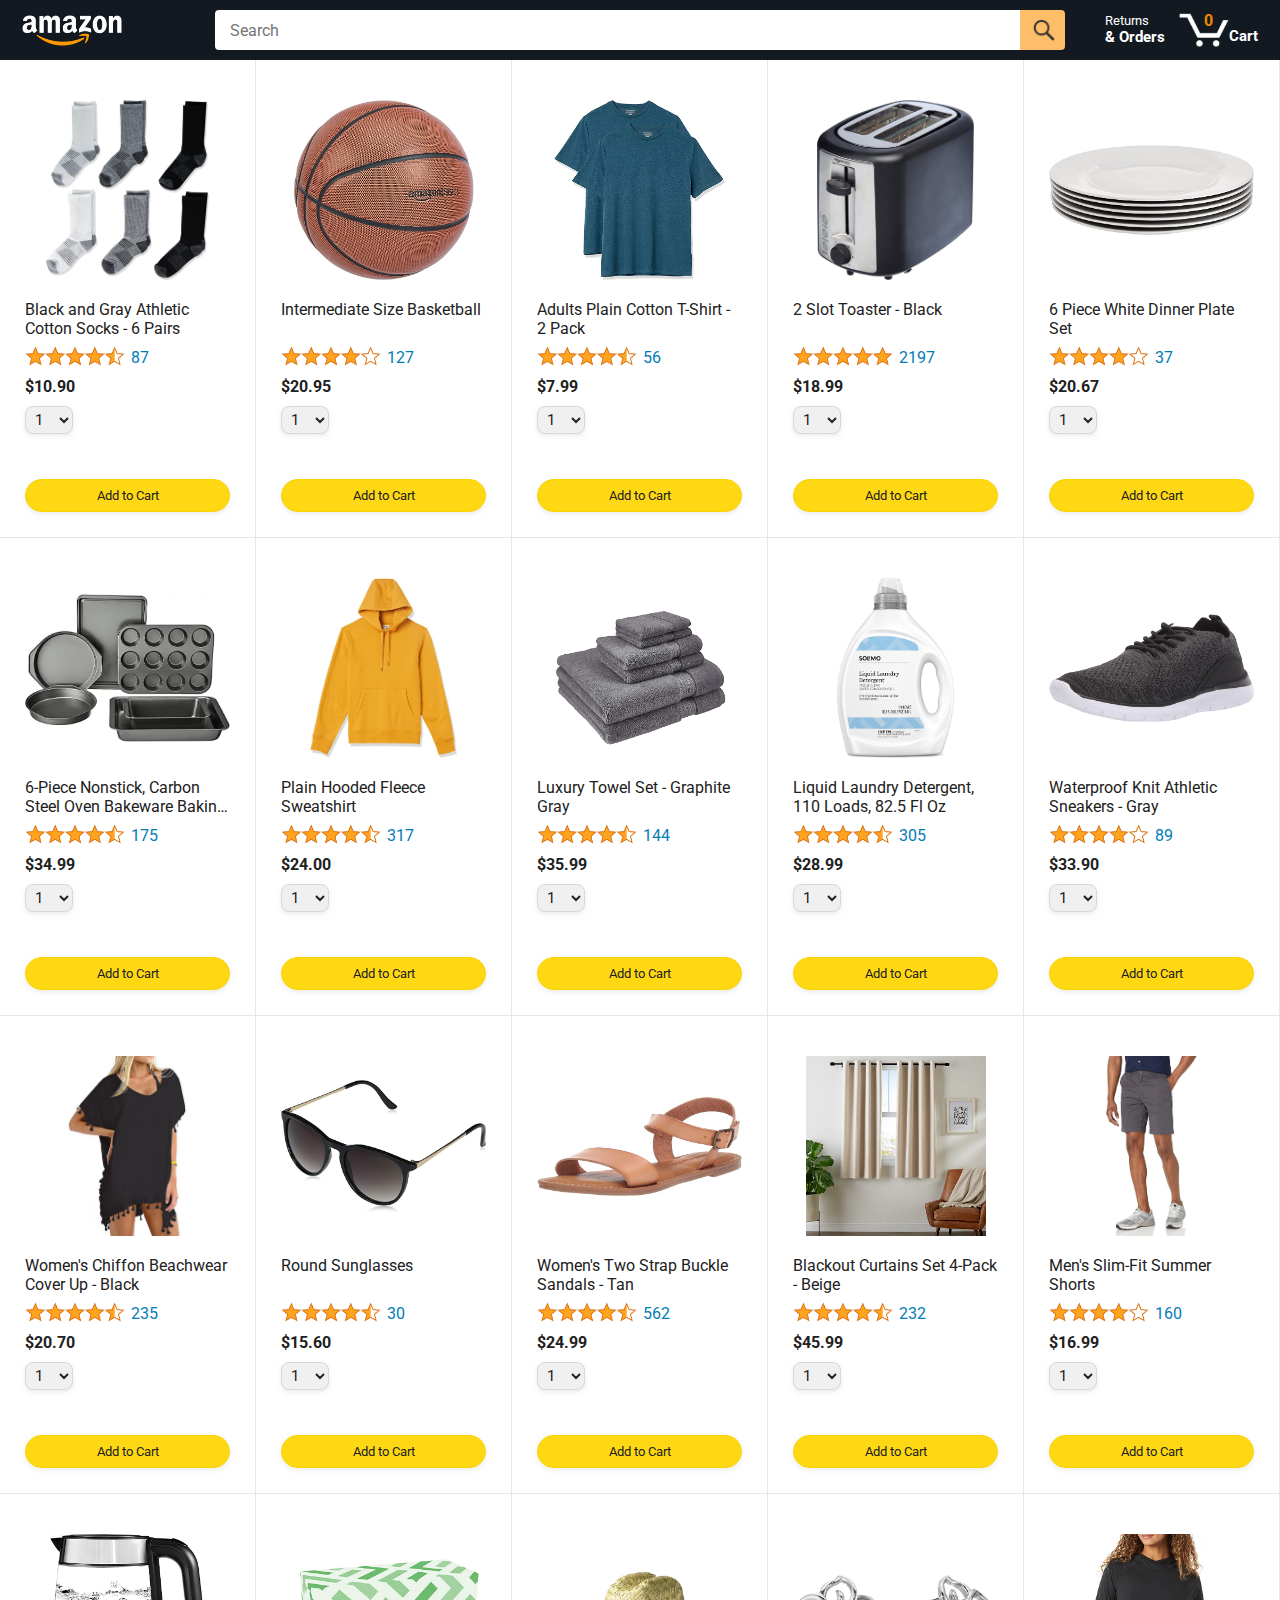
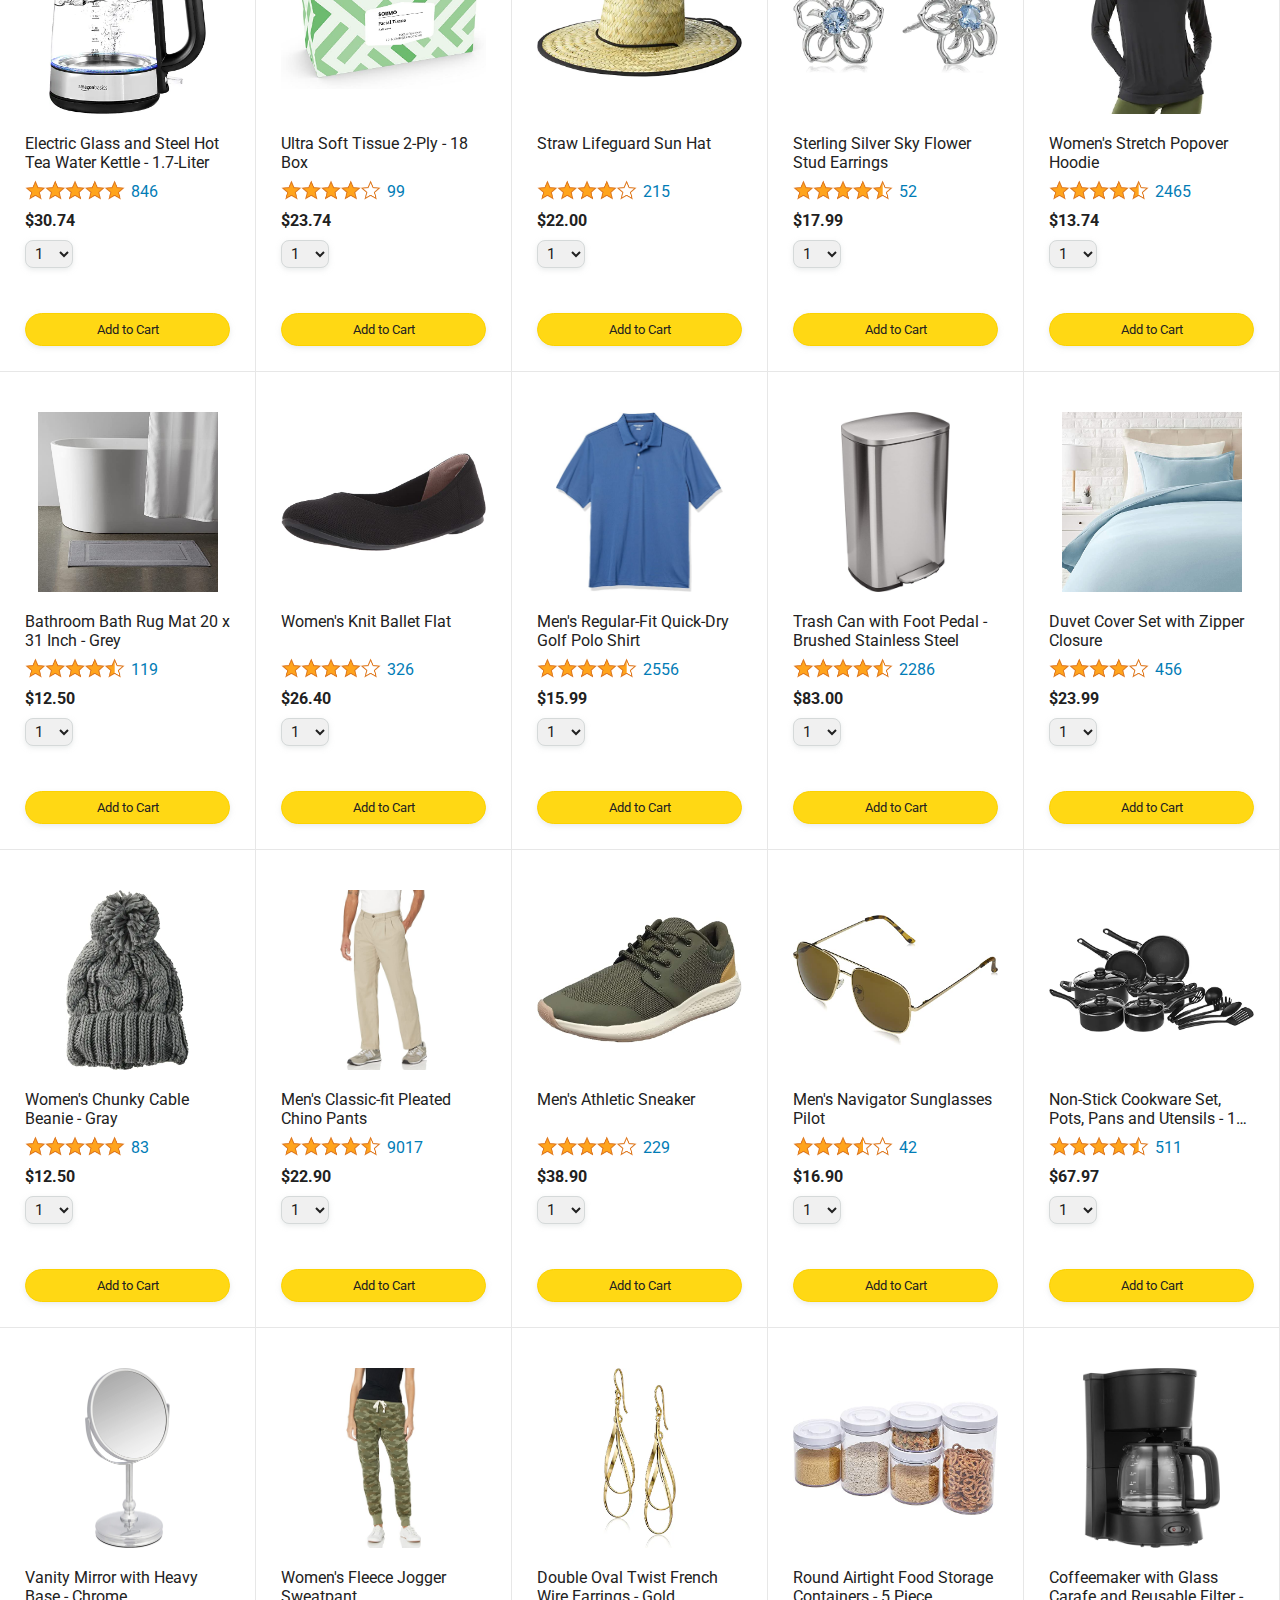
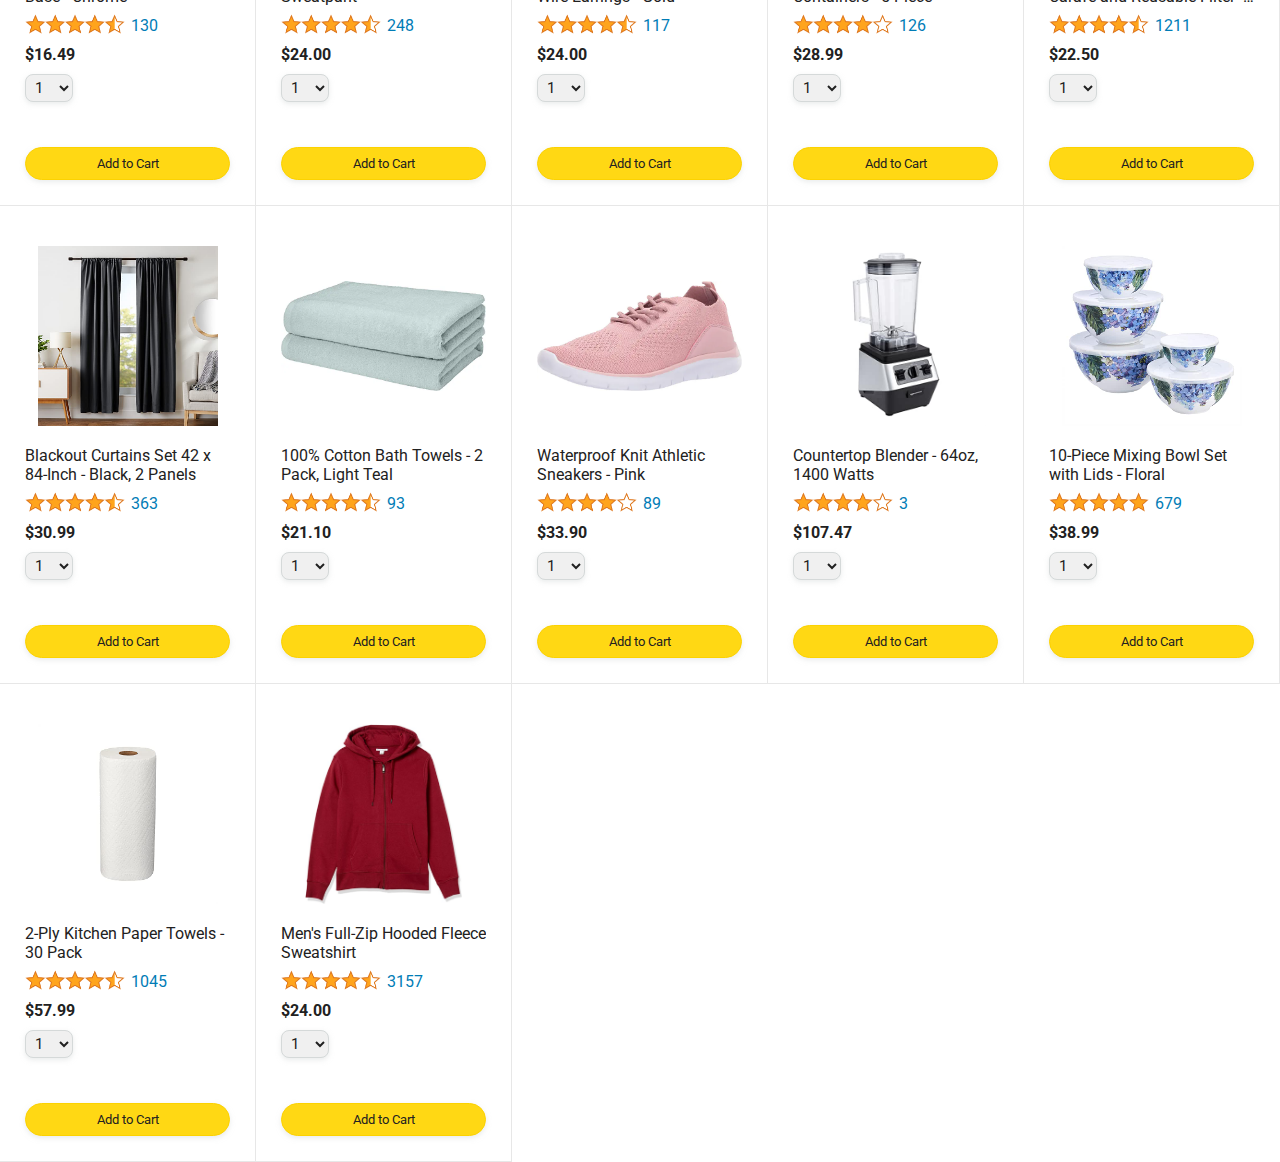
<file: index.html>
<!DOCTYPE html>
<html>
  <head>
    <title>Amazon project</title>

   
    <meta name="viewport" content="width=device-width, initial-scale=1">

 
    <link rel="preconnect" href="https://fonts.googleapis.com">
    <link rel="preconnect" href="https://fonts.gstatic.com" crossorigin>
    <link href="https://fonts.googleapis.com/css2?family=Roboto:wght@400;500;700&display=swap" rel="stylesheet">

    <link rel="stylesheet" href="styles/shared/general.css">
    <link rel="stylesheet" href="styles/shared/amazon-header.css">
    <link rel="stylesheet" href="styles/pages/amazon.css">
  </head>
  <body>
    <div class="amazon-header">
      <div class="amazon-header-left-section">
        <a href="amazon.html" class="header-link">
          <img class="amazon-logo"
            src="images/amazon-logo-white.png">
          <img class="amazon-mobile-logo"
            src="images/amazon-mobile-logo-white.png">
        </a>
      </div>

      <div class="amazon-header-middle-section">
        <input class="search-bar" type="text" placeholder="Search">

        <button class="search-button">
          <img class="search-icon" src="images/icons/search-icon.png">
        </button>
      </div>

      <div class="amazon-header-right-section">
        <a class="orders-link header-link" href="orders.html">
          <span class="returns-text">Returns</span>
          <span class="orders-text">& Orders</span>
        </a>

        <a class="cart-link header-link" href="checkout.html">
          <img class="cart-icon" src="images/icons/cart-icon.png">
          <div class="cart-quantity js-cart-quantity">0</div>
          <div class="cart-text">Cart</div>
        </a>
      </div>
    </div>

    <div class="main">
      <div class="products-grid js-products-grid">
      </div>
    </div>

    <script src="data/cart.js"></script>
    <script src="data/products.js"></script>
    <script src="scripts/amazon.js"></script>
  </body>
</html>
<!--Will be completed soon.-->
<!--This project is on due , due to my exams.-->
</file>
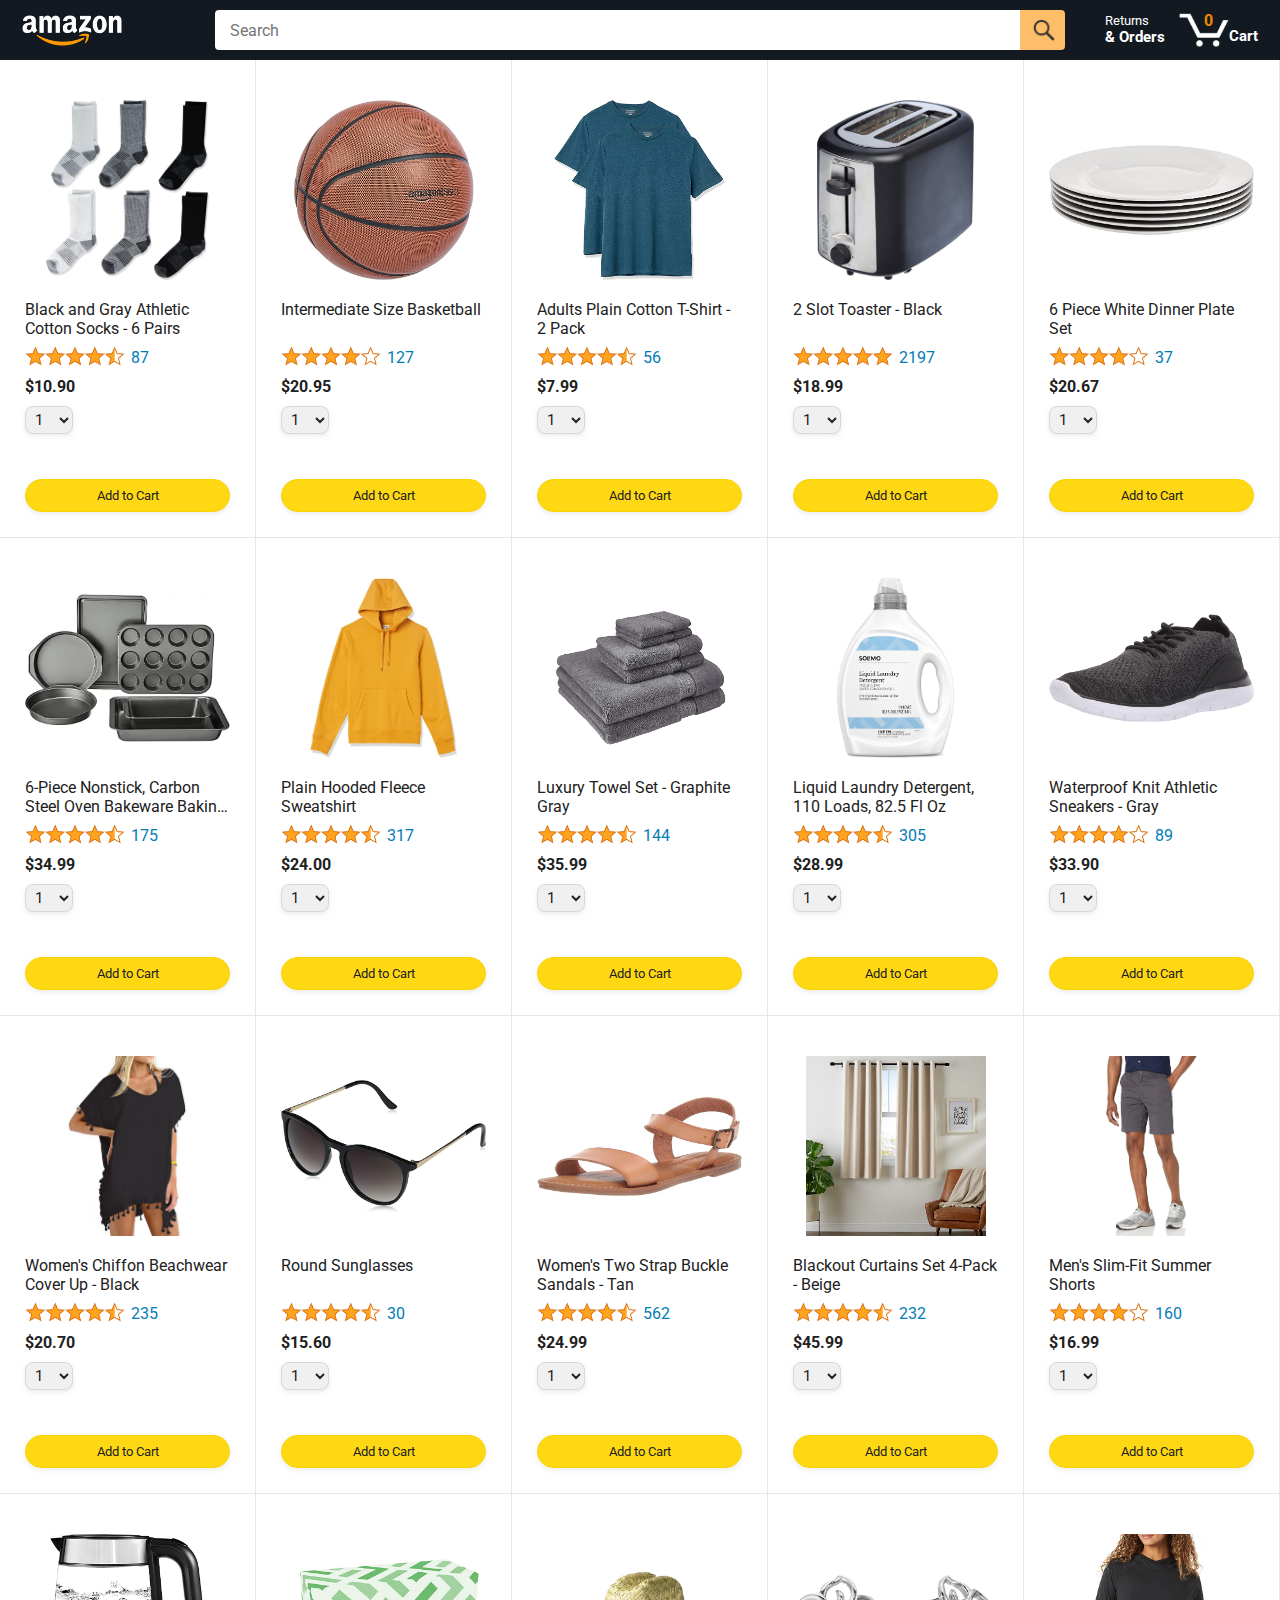
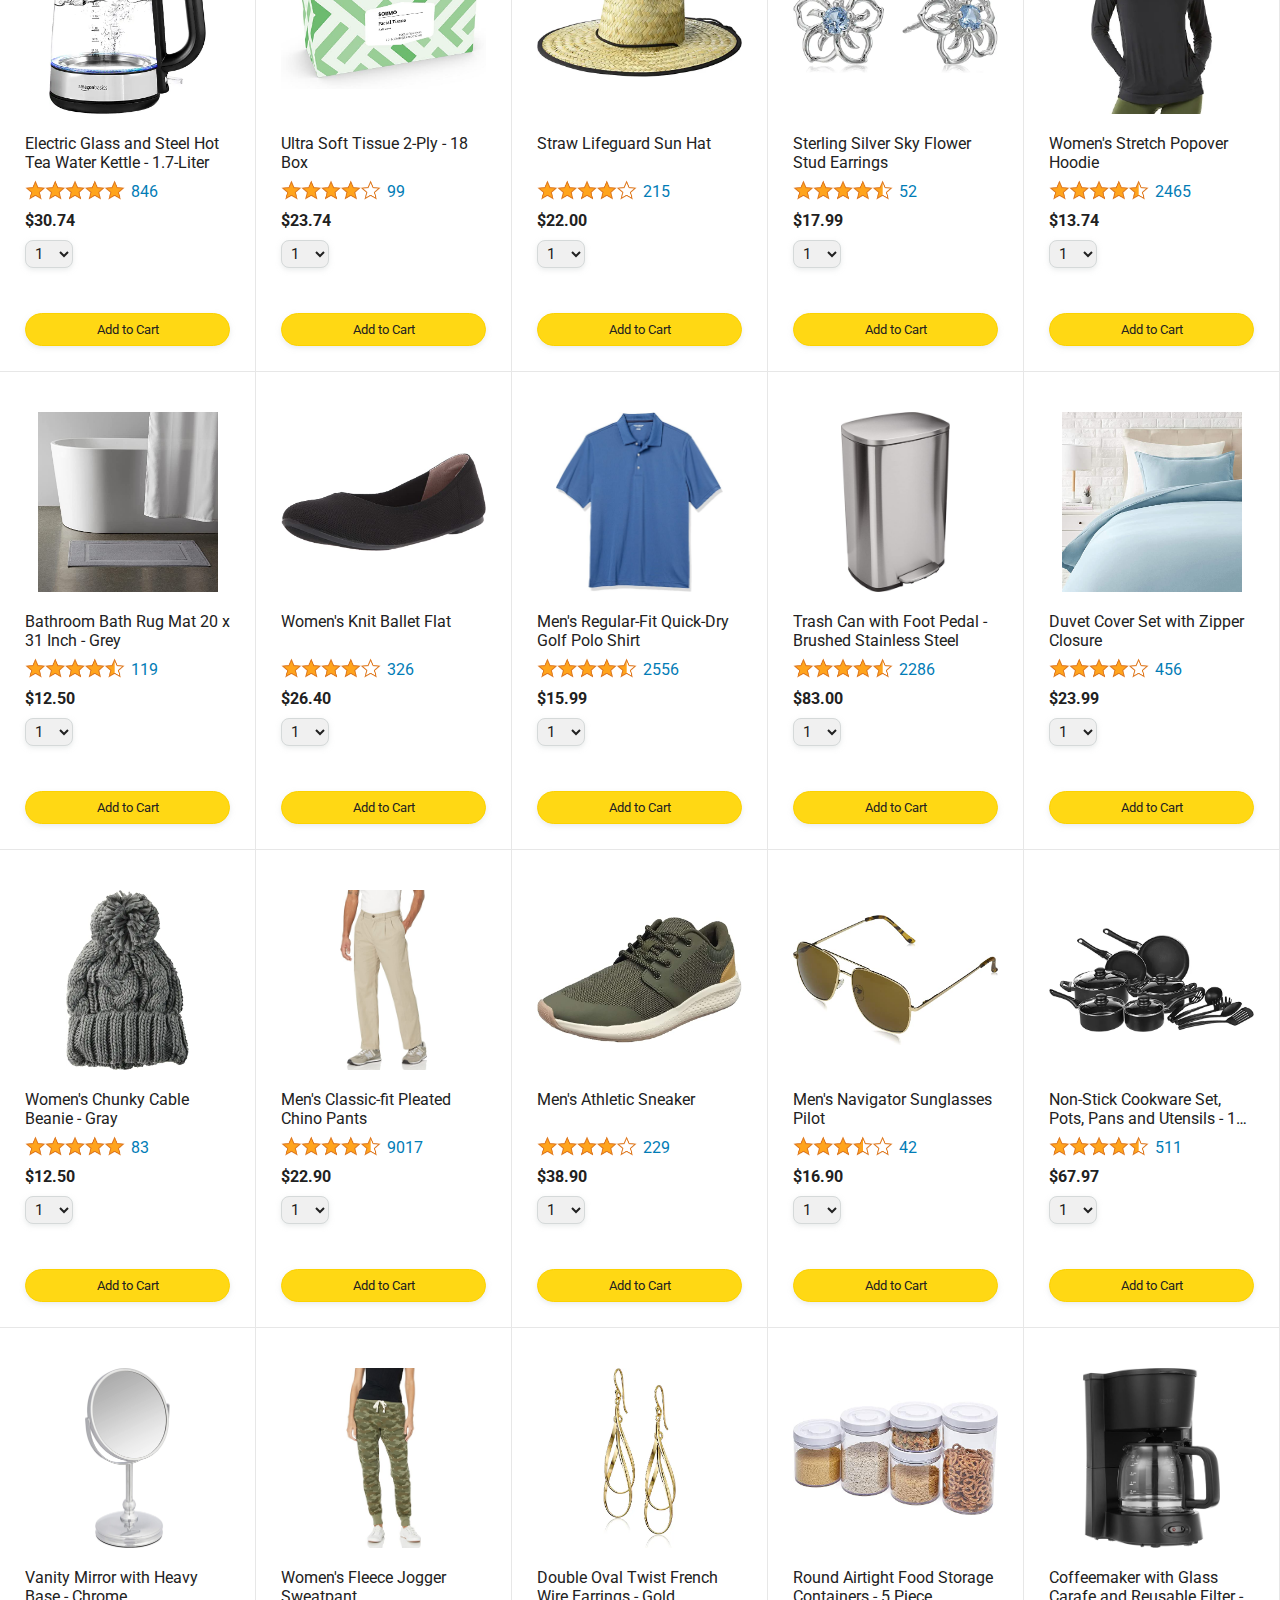
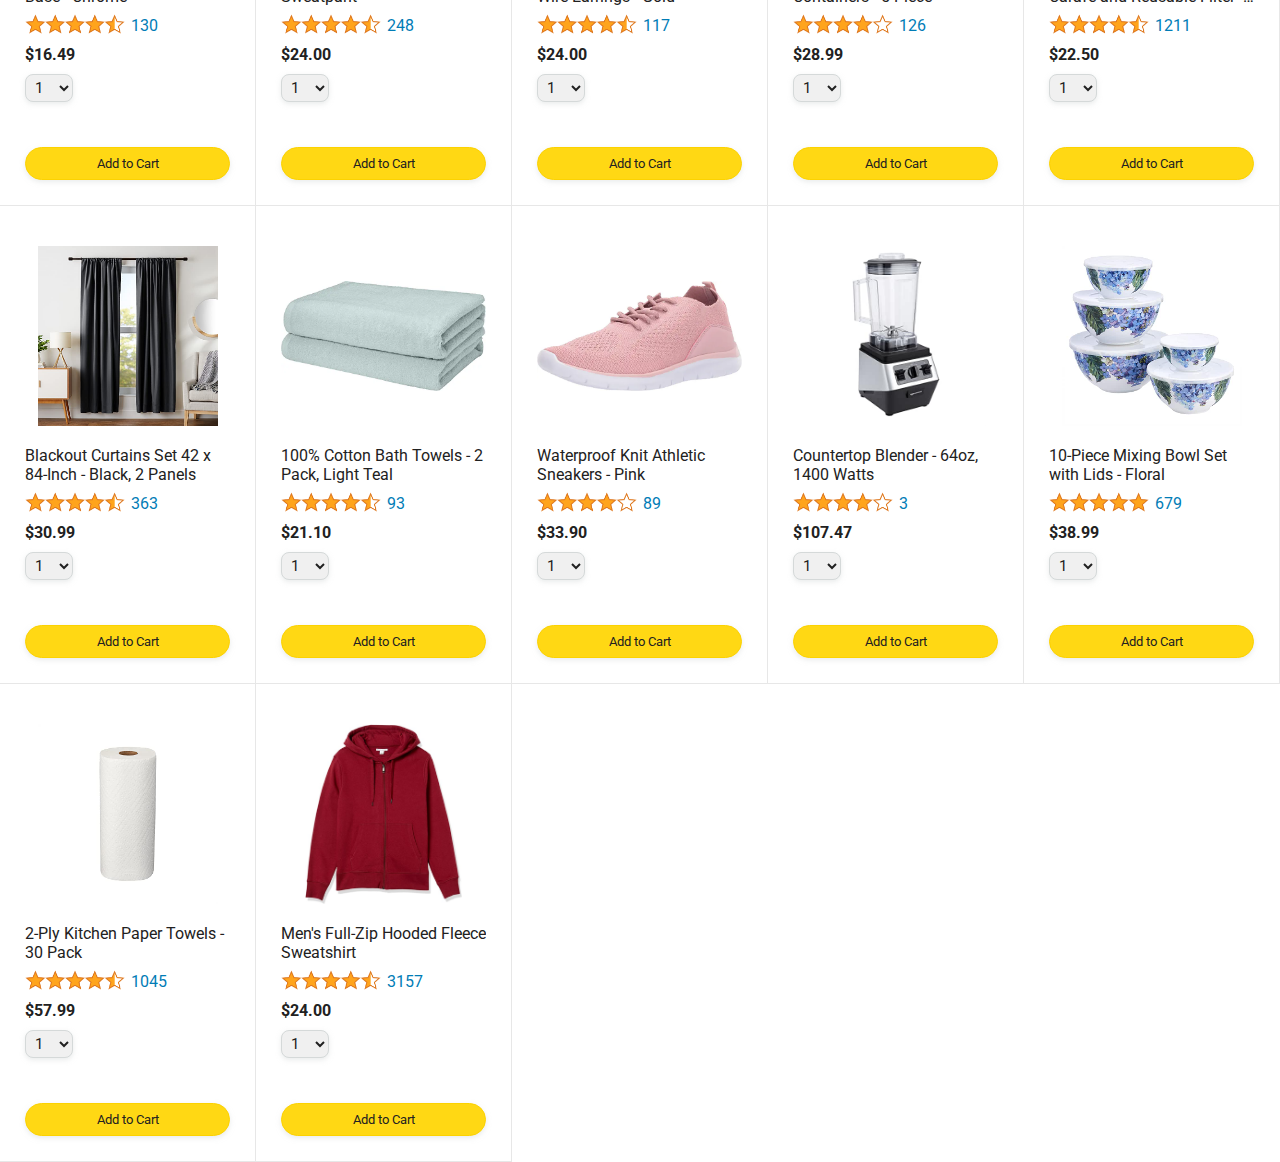
<file: amazon.html>
<!DOCTYPE html>
<html>
  <head>
    <title>Amazon project</title>

   
    <meta name="viewport" content="width=device-width, initial-scale=1">

 
    <link rel="preconnect" href="https://fonts.googleapis.com">
    <link rel="preconnect" href="https://fonts.gstatic.com" crossorigin>
    <link href="https://fonts.googleapis.com/css2?family=Roboto:wght@400;500;700&display=swap" rel="stylesheet">

    <link rel="stylesheet" href="styles/shared/general.css">
    <link rel="stylesheet" href="styles/shared/amazon-header.css">
    <link rel="stylesheet" href="styles/pages/amazon.css">
  </head>
  <body>
    <div class="amazon-header">
      <div class="amazon-header-left-section">
        <a href="amazon.html" class="header-link">
          <img class="amazon-logo"
            src="images/amazon-logo-white.png">
          <img class="amazon-mobile-logo"
            src="images/amazon-mobile-logo-white.png">
        </a>
      </div>

      <div class="amazon-header-middle-section">
        <input class="search-bar" type="text" placeholder="Search">

        <button class="search-button">
          <img class="search-icon" src="images/icons/search-icon.png">
        </button>
      </div>

      <div class="amazon-header-right-section">
        <a class="orders-link header-link" href="orders.html">
          <span class="returns-text">Returns</span>
          <span class="orders-text">& Orders</span>
        </a>

        <a class="cart-link header-link" href="checkout.html">
          <img class="cart-icon" src="images/icons/cart-icon.png">
          <div class="cart-quantity js-cart-quantity">0</div>
          <div class="cart-text">Cart</div>
        </a>
      </div>
    </div>

    <div class="main">
      <div class="products-grid js-products-grid">
      </div>
    </div>

    <script src="data/cart.js"></script>
    <script src="data/products.js"></script>
    <script src="scripts/amazon.js"></script>
  </body>
</html>
<!--Will be completed soon.-->
</file>
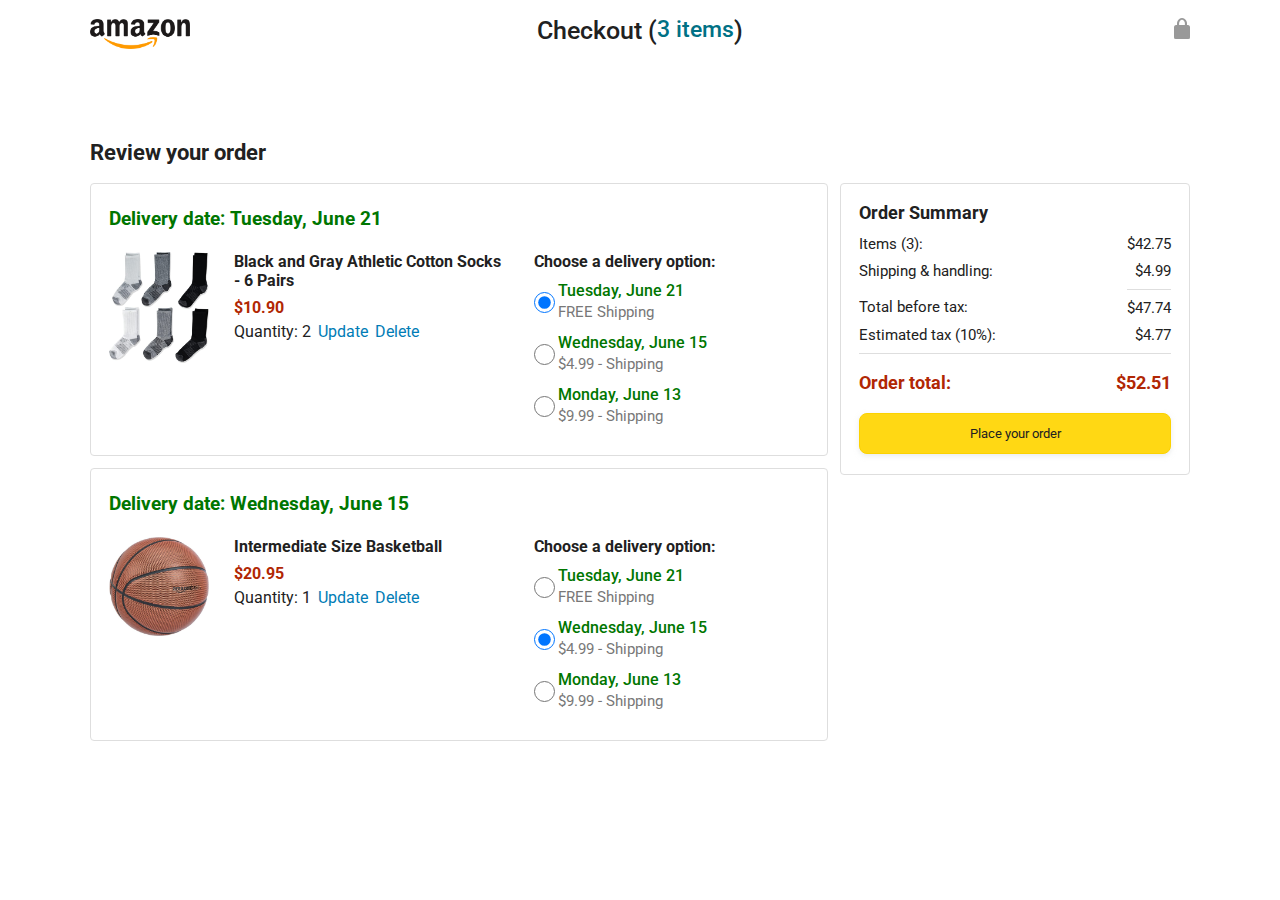
<file: checkout.html>
<!DOCTYPE html>
<html>
  <head>
    <title>Checkout</title>

   
    <meta name="viewport" content="width=device-width, initial-scale=1">

    
    <link rel="preconnect" href="https://fonts.googleapis.com">
    <link rel="preconnect" href="https://fonts.gstatic.com" crossorigin>
    <link href="https://fonts.googleapis.com/css2?family=Roboto:wght@400;500;700&display=swap" rel="stylesheet">

   
    <link rel="stylesheet" href="styles/shared/general.css">
    <link rel="stylesheet" href="styles/pages/checkout/checkout-header.css">
    <link rel="stylesheet" href="styles/pages/checkout/checkout.css">
  </head>
  <body>
    <div class="checkout-header">
      <div class="header-content">
        <div class="checkout-header-left-section">
          <a href="amazon.html">
            <img class="amazon-logo" src="images/amazon-logo.png">
            <img class="amazon-mobile-logo" src="images/amazon-mobile-logo.png">
          </a>
        </div>

        <div class="checkout-header-middle-section">
          Checkout (<a class="return-to-home-link"
            href="amazon.html">3 items</a>)
        </div>

        <div class="checkout-header-right-section">
          <img src="images/icons/checkout-lock-icon.png">
        </div>
      </div>
    </div>

    <div class="main">
      <div class="page-title">Review your order</div>

      <div class="checkout-grid">
        <div class="order-summary">
          <div class="cart-item-container">
            <div class="delivery-date">
              Delivery date: Tuesday, June 21
            </div>

            <div class="cart-item-details-grid">
              <img class="product-image"
                src="images/products/athletic-cotton-socks-6-pairs.jpg">

              <div class="cart-item-details">
                <div class="product-name">
                  Black and Gray Athletic Cotton Socks - 6 Pairs
                </div>
                <div class="product-price">
                  $10.90
                </div>
                <div class="product-quantity">
                  <span>
                    Quantity: <span class="quantity-label">2</span>
                  </span>
                  <span class="update-quantity-link link-primary">
                    Update
                  </span>
                  <span class="delete-quantity-link link-primary">
                    Delete
                  </span>
                </div>
              </div>

              <div class="delivery-options">
                <div class="delivery-options-title">
                  Choose a delivery option:
                </div>
                <div class="delivery-option">
                  <input type="radio" checked
                    class="delivery-option-input"
                    name="delivery-option-1">
                  <div>
                    <div class="delivery-option-date">
                      Tuesday, June 21
                    </div>
                    <div class="delivery-option-price">
                      FREE Shipping
                    </div>
                  </div>
                </div>
                <div class="delivery-option">
                  <input type="radio"
                    class="delivery-option-input"
                    name="delivery-option-1">
                  <div>
                    <div class="delivery-option-date">
                      Wednesday, June 15
                    </div>
                    <div class="delivery-option-price">
                      $4.99 - Shipping
                    </div>
                  </div>
                </div>
                <div class="delivery-option">
                  <input type="radio"
                    class="delivery-option-input"
                    name="delivery-option-1">
                  <div>
                    <div class="delivery-option-date">
                      Monday, June 13
                    </div>
                    <div class="delivery-option-price">
                      $9.99 - Shipping
                    </div>
                  </div>
                </div>
              </div>
            </div>
          </div>

          <div class="cart-item-container">
            <div class="delivery-date">
              Delivery date: Wednesday, June 15
            </div>

            <div class="cart-item-details-grid">
              <img class="product-image"
                src="images/products/intermediate-composite-basketball.jpg">

              <div class="cart-item-details">
                <div class="product-name">
                  Intermediate Size Basketball
                </div>
                <div class="product-price">
                  $20.95
                </div>
                <div class="product-quantity">
                  <span>
                    Quantity: <span class="quantity-label">1</span>
                  </span>
                  <span class="update-quantity-link link-primary">
                    Update
                  </span>
                  <span class="delete-quantity-link link-primary">
                    Delete
                  </span>
                </div>
              </div>

              <div class="delivery-options">
                <div class="delivery-options-title">
                  Choose a delivery option:
                </div>

                <div class="delivery-option">
                  <input type="radio" class="delivery-option-input"
                    name="delivery-option-2">
                  <div>
                    <div class="delivery-option-date">
                      Tuesday, June 21
                    </div>
                    <div class="delivery-option-price">
                      FREE Shipping
                    </div>
                  </div>
                </div>
                <div class="delivery-option">
                  <input type="radio" checked class="delivery-option-input"
                    name="delivery-option-2">
                  <div>
                    <div class="delivery-option-date">
                      Wednesday, June 15
                    </div>
                    <div class="delivery-option-price">
                      $4.99 - Shipping
                    </div>
                  </div>
                </div>
                <div class="delivery-option">
                  <input type="radio" class="delivery-option-input"
                    name="delivery-option-2">
                  <div>
                    <div class="delivery-option-date">
                      Monday, June 13
                    </div>
                    <div class="delivery-option-price">
                      $9.99 - Shipping
                    </div>
                  </div>
                </div>
              </div>
            </div>
          </div>
        </div>

        <div class="payment-summary">
          <div class="payment-summary-title">
            Order Summary
          </div>

          <div class="payment-summary-row">
            <div>Items (3):</div>
            <div class="payment-summary-money">$42.75</div>
          </div>

          <div class="payment-summary-row">
            <div>Shipping &amp; handling:</div>
            <div class="payment-summary-money">$4.99</div>
          </div>

          <div class="payment-summary-row subtotal-row">
            <div>Total before tax:</div>
            <div class="payment-summary-money">$47.74</div>
          </div>

          <div class="payment-summary-row">
            <div>Estimated tax (10%):</div>
            <div class="payment-summary-money">$4.77</div>
          </div>

          <div class="payment-summary-row total-row">
            <div>Order total:</div>
            <div class="payment-summary-money">$52.51</div>
          </div>

          <button class="place-order-button button-primary">
            Place your order
          </button>
        </div>
      </div>
    </div>
  </body>
</html>
</file>
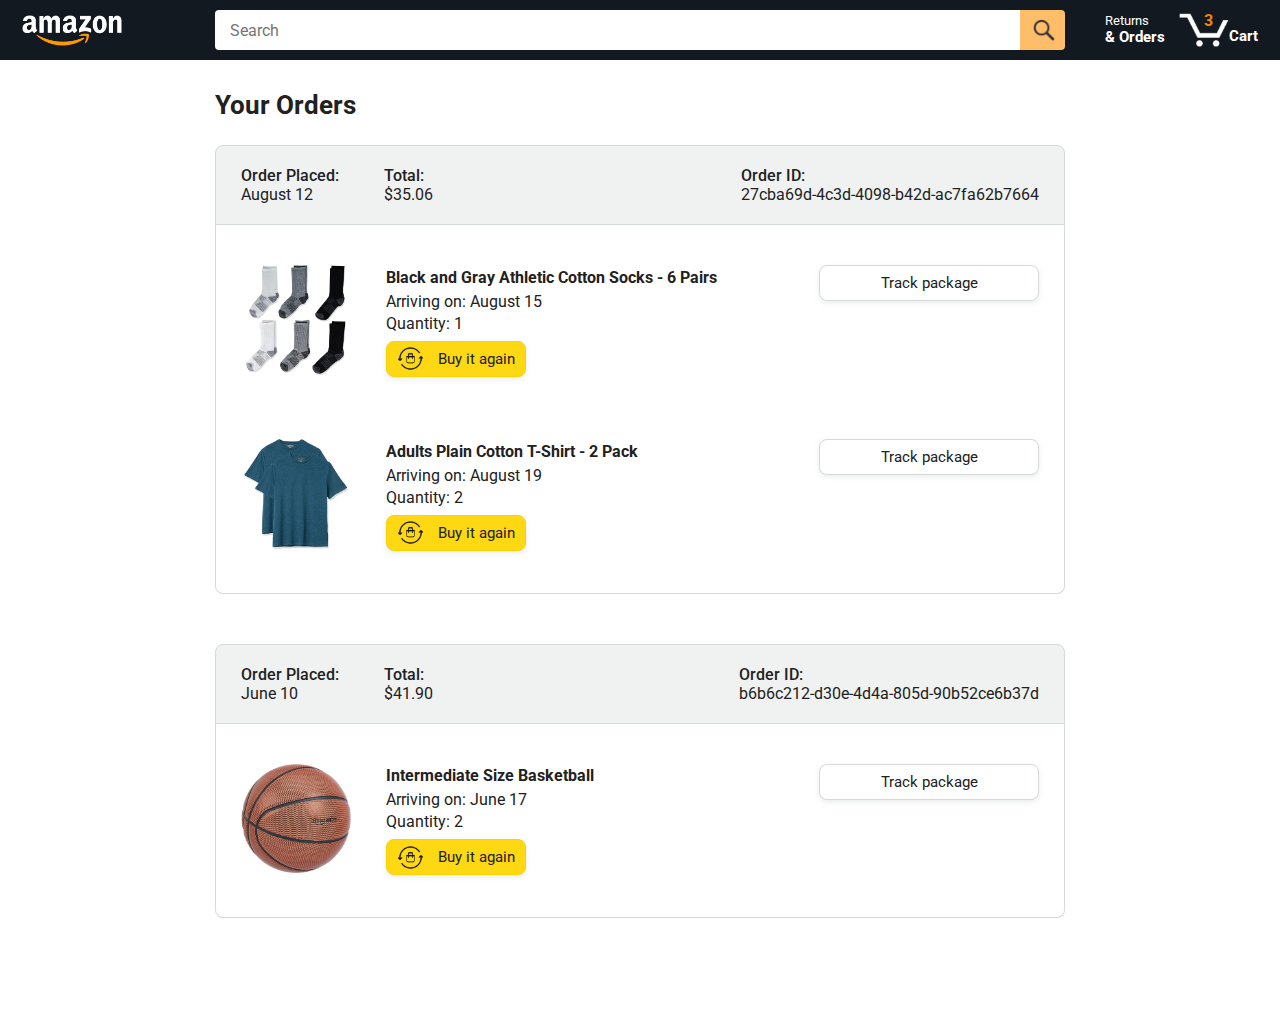
<file: orders.html>
<!DOCTYPE html>
<html>
  <head>
    <title>Orders</title>

    
    <meta name="viewport" content="width=device-width, initial-scale=1">

    
    <link rel="preconnect" href="https://fonts.googleapis.com">
    <link rel="preconnect" href="https://fonts.gstatic.com" crossorigin>
    <link href="https://fonts.googleapis.com/css2?family=Roboto:wght@400;500;700&display=swap" rel="stylesheet">

   
    <link rel="stylesheet" href="styles/shared/general.css">
    <link rel="stylesheet" href="styles/shared/amazon-header.css">
    <link rel="stylesheet" href="styles/pages/orders.css">
  </head>
  <body>
    <div class="amazon-header">
      <div class="amazon-header-left-section">
        <a href="amazon.html" class="header-link">
          <img class="amazon-logo"
            src="images/amazon-logo-white.png">
          <img class="amazon-mobile-logo"
            src="images/amazon-mobile-logo-white.png">
        </a>
      </div>

      <div class="amazon-header-middle-section">
        <input class="search-bar" type="text" placeholder="Search">

        <button class="search-button">
          <img class="search-icon" src="images/icons/search-icon.png">
        </button>
      </div>

      <div class="amazon-header-right-section">
        <a class="orders-link header-link" href="orders.html">
          <span class="returns-text">Returns</span>
          <span class="orders-text">& Orders</span>
        </a>

        <a class="cart-link header-link" href="checkout.html">
          <img class="cart-icon" src="images/icons/cart-icon.png">
          <div class="cart-quantity">3</div>
          <div class="cart-text">Cart</div>
        </a>
      </div>
    </div>

    <div class="main">
      <div class="page-title">Your Orders</div>

      <div class="orders-grid">
        <div class="order-container">
          
          <div class="order-header">
            <div class="order-header-left-section">
              <div class="order-date">
                <div class="order-header-label">Order Placed:</div>
                <div>August 12</div>
              </div>
              <div class="order-total">
                <div class="order-header-label">Total:</div>
                <div>$35.06</div>
              </div>
            </div>

            <div class="order-header-right-section">
              <div class="order-header-label">Order ID:</div>
              <div>27cba69d-4c3d-4098-b42d-ac7fa62b7664</div>
            </div>
          </div>

          <div class="order-details-grid">
            <div class="product-image-container">
              <img src="images/products/athletic-cotton-socks-6-pairs.jpg">
            </div>

            <div class="product-details">
              <div class="product-name">
                Black and Gray Athletic Cotton Socks - 6 Pairs
              </div>
              <div class="product-delivery-date">
                Arriving on: August 15
              </div>
              <div class="product-quantity">
                Quantity: 1
              </div>
              <button class="buy-again-button button-primary">
                <img class="buy-again-icon" src="images/icons/buy-again.png">
                <span class="buy-again-message">Buy it again</span>
              </button>
            </div>

            <div class="product-actions">
              <a href="tracking.html">
                <button class="track-package-button button-secondary">
                  Track package
                </button>
              </a>
            </div>

            <div class="product-image-container">
              <img src="images/products/adults-plain-cotton-tshirt-2-pack-teal.jpg">
            </div>

            <div class="product-details">
              <div class="product-name">
                Adults Plain Cotton T-Shirt - 2 Pack
              </div>
              <div class="product-delivery-date">
                Arriving on: August 19
              </div>
              <div class="product-quantity">
                Quantity: 2
              </div>
              <button class="buy-again-button button-primary">
                <img class="buy-again-icon" src="images/icons/buy-again.png">
                <span class="buy-again-message">Buy it again</span>
              </button>
            </div>

            <div class="product-actions">
              <a href="tracking.html">
                <button class="track-package-button button-secondary">
                  Track package
                </button>
              </a>
            </div>
          </div>
        </div>

        <div class="order-container">

          <div class="order-header">
            <div class="order-header-left-section">
              <div class="order-date">
                <div class="order-header-label">Order Placed:</div>
                <div>June 10</div>
              </div>
              <div class="order-total">
                <div class="order-header-label">Total:</div>
                <div>$41.90</div>
              </div>
            </div>

            <div class="order-header-right-section">
              <div class="order-header-label">Order ID:</div>
              <div>b6b6c212-d30e-4d4a-805d-90b52ce6b37d</div>
            </div>
          </div>

          <div class="order-details-grid">
            <div class="product-image-container">
              <img src="images/products/intermediate-composite-basketball.jpg">
            </div>

            <div class="product-details">
              <div class="product-name">
                Intermediate Size Basketball
              </div>
              <div class="product-delivery-date">
                Arriving on: June 17
              </div>
              <div class="product-quantity">
                Quantity: 2
              </div>
              <button class="buy-again-button button-primary">
                <img class="buy-again-icon" src="images/icons/buy-again.png">
                <span class="buy-again-message">Buy it again</span>
              </button>
            </div>

            <div class="product-actions">
              <a href="tracking.html">
                <button class="track-package-button button-secondary">
                  Track package
                </button>
              </a>
            </div>
          </div>
        </div>
      </div>
    </div>
  </body>
</html>
</file>
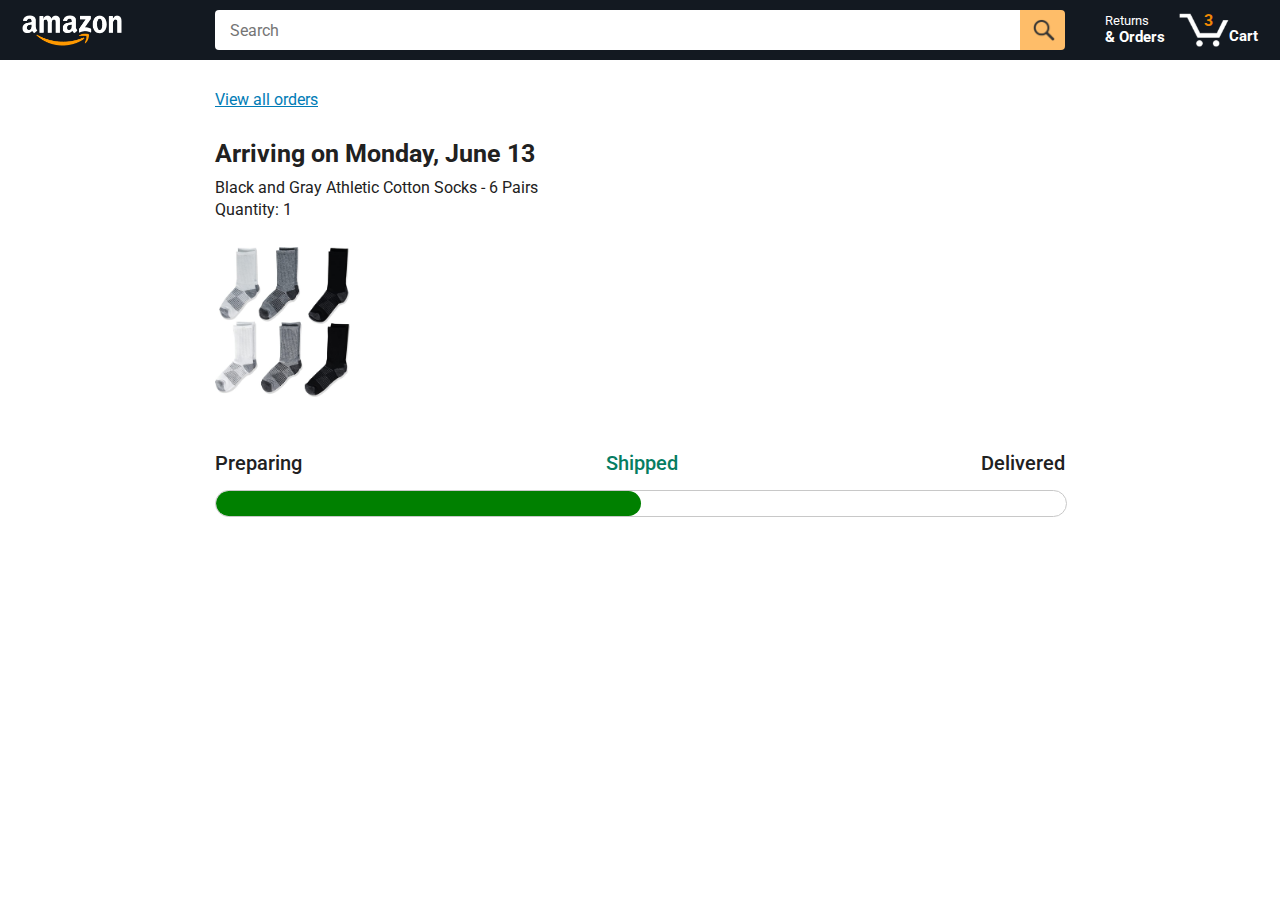
<file: tracking.html>
<!DOCTYPE html>
<html>
  <head>
    <title>Tracking</title>

    
    <meta name="viewport" content="width=device-width, initial-scale=1">

    <link rel="preconnect" href="https://fonts.googleapis.com">
    <link rel="preconnect" href="https://fonts.gstatic.com" crossorigin>
    <link href="https://fonts.googleapis.com/css2?family=Roboto:wght@400;500;700&display=swap" rel="stylesheet">

    <link rel="stylesheet" href="styles/shared/general.css">
    <link rel="stylesheet" href="styles/shared/amazon-header.css">
    <link rel="stylesheet" href="styles/pages/tracking.css">
  </head>
  <body>
    <div class="amazon-header">
      <div class="amazon-header-left-section">
        <a href="amazon.html" class="header-link">
          <img class="amazon-logo"
            src="images/amazon-logo-white.png">
          <img class="amazon-mobile-logo"
            src="images/amazon-mobile-logo-white.png">
        </a>
      </div>

      <div class="amazon-header-middle-section">
        <input class="search-bar" type="text" placeholder="Search">

        <button class="search-button">
          <img class="search-icon" src="images/icons/search-icon.png">
        </button>
      </div>

      <div class="amazon-header-right-section">
        <a class="orders-link header-link" href="orders.html">
          <span class="returns-text">Returns</span>
          <span class="orders-text">& Orders</span>
        </a>

        <a class="cart-link header-link" href="checkout.html">
          <img class="cart-icon" src="images/icons/cart-icon.png">
          <div class="cart-quantity">3</div>
          <div class="cart-text">Cart</div>
        </a>
      </div>
    </div>

    <div class="main">
      <div class="order-tracking">
        <a class="back-to-orders-link link-primary" href="orders.html">
          View all orders
        </a>

        <div class="delivery-date">
          Arriving on Monday, June 13
        </div>

        <div class="product-info">
          Black and Gray Athletic Cotton Socks - 6 Pairs
        </div>

        <div class="product-info">
          Quantity: 1
        </div>

        <img class="product-image" src="images/products/athletic-cotton-socks-6-pairs.jpg">

        <div class="progress-labels-container">
          <div class="progress-label">
            Preparing
          </div>
          <div class="progress-label current-status">
            Shipped
          </div>
          <div class="progress-label">
            Delivered
          </div>
        </div>

        <div class="progress-bar-container">
          <div class="progress-bar"></div>
        </div>
      </div>
    </div>
  </body>
</html>
</file>
<file: styles/shared/general.css>
body {
  font-family: Roboto, Arial;
  color: rgb(33, 33, 33);

  margin: 0;
}

p {
  margin: 0;
}

button {
  cursor: pointer;
}

select {
  cursor: pointer;
}

input, select, button {
  font-family: Roboto, Arial;
}

.button-primary {
  color: rgb(33, 33, 33);
  background-color: rgb(255, 216, 20);
  border: 1px solid rgb(252, 210, 0);
  border-radius: 8px;
  cursor: pointer;
  box-shadow: 0 2px 5px rgba(213, 217, 217, 0.5);
}

.button-primary:hover {
  background-color: rgb(247, 202, 0);
  border: 1px solid rgb(242, 194, 0);
}

.button-primary:active {
  background: rgb(255, 216, 20);
  border-color: rgb(252, 210, 0);
  box-shadow: none;
}

.button-secondary {
  color: rgb(33, 33, 33);
  background: white;
  border: 1px solid rgb(213, 217, 217);
  border-radius: 8px;
  cursor: pointer;
  box-shadow: 0 2px 5px rgba(213, 217, 217, 0.5);
}

.button-secondary:hover {
  background-color: rgb(247, 250, 250);
}

.button-secondary:active {
  background-color: rgb(237, 253, 255);
  box-shadow: none;
}

/* These styles will limit text to 2 lines. Anything
   beyond 2 lines will be replaced with "..."
   You can find this code by using an A.I. tool or by
   searching in Google.
   https://css-tricks.com/almanac/properties/l/line-clamp/ */
.limit-text-to-2-lines {
  display: -webkit-box;
  -webkit-line-clamp: 2;
  -webkit-box-orient: vertical;
  overflow: hidden;
}

.link-primary {
  color: rgb(1, 124, 182);
  cursor: pointer;
}

.link-primary:hover {
  color: rgb(196, 80, 0);
}

/* Styles for dropdown selectors. */
select {
  color: rgb(33, 33, 33);
  background-color: rgb(240, 240, 240);
  border: 1px solid rgb(213, 217, 217);
  border-radius: 8px;
  padding: 3px 5px;
  font-size: 15px;
  cursor: pointer;
  box-shadow: 0 2px 5px rgba(213, 217, 217, 0.5);
}

select:focus,
input:focus {
  outline: 2px solid rgb(255, 153, 0);
}
</file>
<file: styles/shared/amazon-header.css>
.amazon-header {
  background-color: rgb(19, 25, 33);
  color: white;
  padding-left: 15px;
  padding-right: 15px;

  display: flex;
  align-items: center;
  justify-content: space-between;

  position: fixed;
  top: 0;
  left: 0;
  right: 0;
  height: 60px;
}

.amazon-header-left-section {
  width: 180px;
}

@media (max-width: 800px) {
  .amazon-header-left-section {
    width: unset;
  }
}

.header-link {
  display: inline-block;
  padding: 6px;
  border-radius: 2px;
  cursor: pointer;
  text-decoration: none;
  border: 1px solid rgba(0, 0, 0, 0);
}

.header-link:hover {
  border: 1px solid white;
}

.amazon-logo {
  width: 100px;
  margin-top: 5px;
}

.amazon-mobile-logo {
  display: none;
}

@media (max-width: 575px) {
  .amazon-logo {
    display: none;
  }

  .amazon-mobile-logo {
    display: block;
    height: 35px;
    margin-top: 5px;
  }
}

.amazon-header-middle-section {
  flex: 1;
  max-width: 850px;
  margin-left: 10px;
  margin-right: 10px;
  display: flex;
}

.search-bar {
  flex: 1;
  width: 0;
  font-size: 16px;
  height: 38px;
  padding-left: 15px;
  border: none;
  border-top-left-radius: 4px;
  border-bottom-left-radius: 4px;
  border-top-right-radius: 0;
  border-bottom-right-radius: 0;
}

.search-button {
  background-color: rgb(254, 189, 105);
  border: none;
  width: 45px;
  height: 40px;
  border-top-right-radius: 4px;
  border-bottom-right-radius: 4px;
  flex-shrink: 0;
}

.search-icon {
  height: 22px;
  margin-left: 2px;
  margin-top: 3px;
}

.amazon-header-right-section {
  width: 180px;
  flex-shrink: 0;
  display: flex;
  justify-content: end;
}

.orders-link {
  color: white;
}

.returns-text {
  display: block;
  font-size: 13px;
}

.orders-text {
  display: block;
  font-size: 15px;
  font-weight: 700;
}

.cart-link {
  color: white;
  display: flex;
  align-items: center;
  position: relative;
}

.cart-icon {
  width: 50px;
}

.cart-text {
  margin-top: 12px;
  font-size: 15px;
  font-weight: 700;
}

.cart-quantity {
  color: rgb(240, 136, 4);
  font-size: 16px;
  font-weight: 700;

  position: absolute;
  top: 4px;
  left: 22px;
  
  width: 26px;
  text-align: center;
}
</file>
<file: styles/pages/amazon.css>
.main {
  margin-top: 60px;
}

.products-grid {
  display: grid;

  grid-template-columns: repeat(8, 1fr);
}


@media (max-width: 2000px) {
  .products-grid {
    grid-template-columns: repeat(7, 1fr);
  }
}

@media (max-width: 1600px) {
  .products-grid {
    grid-template-columns: repeat(6, 1fr);
  }
}

@media (max-width: 1300px) {
  .products-grid {
    grid-template-columns: repeat(5, 1fr);
  }
}

@media (max-width: 1000px) {
  .products-grid {
    grid-template-columns: repeat(4, 1fr);
  }
}

@media (max-width: 800px) {
  .products-grid {
    grid-template-columns: repeat(3, 1fr);
  }
}

@media (max-width: 575px) {
  .products-grid {
    grid-template-columns: repeat(2, 1fr);
  }
}

@media (max-width: 450px) {
  .products-grid {
    grid-template-columns: 1fr;
  }
}

.product-container {
  padding-top: 40px;
  padding-bottom: 25px;
  padding-left: 25px;
  padding-right: 25px;

  border-right: 1px solid rgb(231, 231, 231);
  border-bottom: 1px solid rgb(231, 231, 231);

  display: flex;
  flex-direction: column;
}

.product-image-container {
  display: flex;
  justify-content: center;
  align-items: center;

  height: 180px;
  margin-bottom: 20px;
}

.product-image {
 
  max-width: 100%;
  max-height: 100%;
}

.product-name {
  height: 40px;
  margin-bottom: 5px;
}

.product-rating-container {
  display: flex;
  align-items: center;
  margin-bottom: 10px;
}

.product-rating-stars {
  width: 100px;
  margin-right: 6px;
}

.product-rating-count {
  color: rgb(1, 124, 182);
  cursor: pointer;
  margin-top: 3px;
}

.product-price {
  font-weight: 700;
  margin-bottom: 10px;
}

.product-quantity-container {
  margin-bottom: 17px;
}

.product-spacer {
  flex: 1;
}

.added-to-cart {
  color: rgb(6, 125, 98);
  font-size: 16px;

  display: flex;
  align-items: center;
  margin-bottom: 8px;

  opacity: 0;
}

.added-to-cart img {
  height: 20px;
  margin-right: 5px;
}

.add-to-cart-button {
  width: 100%;
  padding: 8px;
  border-radius: 50px;
}
</file>
<file: styles/pages/checkout/checkout-header.css>
.checkout-header {
  height: 60px;
  padding-left: 30px;
  padding-right: 30px;
  background-color: white;

  display: flex;
  justify-content: center;

  position: fixed;
  top: 0;
  left: 0;
  right: 0;
  z-index: 1000;
}

.header-content {
  width: 100%;
  max-width: 1100px;

  display: flex;
  align-items: center;
}

.checkout-header-left-section {
  width: 150px;
}

.amazon-logo {
  width: 100px;
  margin-top: 12px;
}

.amazon-mobile-logo {
  display: none;
}

@media (max-width: 575px) {
  .checkout-header-left-section {
    width: auto;
  }

  .amazon-logo {
    display: none;
  }

  .amazon-mobile-logo {
    display: inline-block;
    height: 35px;
    margin-top: 5px;
  }
}

.checkout-header-middle-section {
  flex: 1;
  flex-shrink: 0;
  text-align: center;

  font-size: 25px;
  font-weight: 500;

  display: flex;
  justify-content: center;
}

.return-to-home-link {
  color: rgb(0, 113, 133);
  font-size: 23px;
  text-decoration: none;
  cursor: pointer;
}

@media (max-width: 1000px) {
  .checkout-header-middle-section {
    font-size: 20px;
    margin-right: 60px;
  }

  .return-to-home-link {
    font-size: 18px;
  }
}

@media (max-width: 575px) {
  .checkout-header-middle-section {
    margin-right: 5px;
  }
}

.checkout-header-right-section {
  text-align: right;
  width: 150px;
}

@media (max-width: 1000px) {
  .checkout-header-right-section {
    width: auto;
  }
}
</file>
<file: styles/pages/checkout/checkout.css>
.main {
  max-width: 1100px;
  padding-left: 30px;
  padding-right: 30px;

  margin-top: 140px;
  margin-bottom: 100px;


  margin-left: auto;
  margin-right: auto;
}

.page-title {
  font-weight: 700;
  font-size: 22px;
  margin-bottom: 18px;
}

.checkout-grid {
  display: grid;
  
  grid-template-columns: 1fr 350px;
  column-gap: 12px;


  align-items: start;
}

@media (max-width: 1000px) {
  .main {
    max-width: 500px;
  }

  .checkout-grid {
    grid-template-columns: 1fr;
  }
}

.cart-item-container,
.payment-summary {
  border: 1px solid rgb(222, 222, 222);
  border-radius: 4px;
  padding: 18px;
}

.cart-item-container {
  margin-bottom: 12px;
}

.payment-summary {
  padding-bottom: 5px;
}

@media (max-width: 1000px) {
  .payment-summary {
 
    grid-row: 1;
    margin-bottom: 12px;
  }
}

.delivery-date {
  color: rgb(0, 118, 0);
  font-weight: 700;
  font-size: 19px;
  margin-top: 5px;
  margin-bottom: 22px;
}

.cart-item-details-grid {
  display: grid;

  grid-template-columns: 100px 1fr 1fr;
  column-gap: 25px;
}

@media (max-width: 1000px) {
  .cart-item-details-grid {
    grid-template-columns: 100px 1fr;
    row-gap: 30px;
  }
}

.product-image {
  max-width: 100%;
  max-height: 120px;


  margin-left: auto;
  margin-right: auto;
}

.product-name {
  font-weight: 700;
  margin-bottom: 8px;
}

.product-price {
  color: rgb(177, 39, 4);
  font-weight: 700;
  margin-bottom: 5px;
}

.product-quantity .link-primary {
  margin-left: 3px;
}

@media (max-width: 1000px) {
  .delivery-options {
    
    grid-column: 1 / span 2;
  }
}

.delivery-options-title {
  font-weight: 700;
  margin-bottom: 10px;
}

.delivery-option {
  display: grid;
  grid-template-columns: 24px 1fr;
  margin-bottom: 12px;
  cursor: pointer;
}

.delivery-option-input {
  margin-left: 0px;
  cursor: pointer;
}

.delivery-option-date {
  color: rgb(0, 118, 0);
  font-weight: 500;
  margin-bottom: 3px;
}

.delivery-option-price {
  color: rgb(120, 120, 120);
  font-size: 15px;
}

.payment-summary-title {
  font-weight: 700;
  font-size: 18px;
  margin-bottom: 12px;
}

.payment-summary-row {
  display: grid;
  
  grid-template-columns: 1fr auto;

  font-size: 15px;
  margin-bottom: 9px;
}

.payment-summary-money {
  text-align: right;
}

.subtotal-row .payment-summary-money {
  border-top: 1px solid rgb(222, 222, 222);
}

.subtotal-row div {
  padding-top: 9px;
}

.total-row {
  color: rgb(177, 39, 4);
  font-weight: 700;
  font-size: 18px;

  border-top: 1px solid rgb(222, 222, 222);
  padding-top: 18px;
}

.place-order-button {
  width: 100%;
  padding-top: 12px;
  padding-bottom: 12px;
  border-radius: 8px;

  margin-top: 11px;
  margin-bottom: 15px;
}
</file>
<file: styles/pages/orders.css>
.main {
  max-width: 850px;
  margin-top: 90px;
  margin-bottom: 100px;
  padding-left: 20px;
  padding-right: 20px;

  
  margin-left: auto;
  margin-right: auto;
}

.page-title {
  font-weight: 700;
  font-size: 26px;
  margin-bottom: 25px;
}

.orders-grid {
  display: grid;
  grid-template-columns: 1fr;
  row-gap: 50px;
}

.order-header {
  background-color: rgb(240, 242, 242);
  border: 1px solid rgb(213, 217, 217);

  display: flex;
  align-items: center;
  justify-content: space-between;

  padding: 20px 25px;
  border-top-left-radius: 8px;
  border-top-right-radius: 8px;
}

.order-header-left-section {
  display: flex;
  flex-shrink: 0;
}

.order-header-label {
  font-weight: 500;
}

.order-date,
.order-total {
  margin-right: 45px;
}

.order-header-right-section {
  flex-shrink: 1;
}

@media (max-width: 575px) {
  .order-header {
    flex-direction: column;
    align-items: start;
    line-height: 23px;
    padding: 15px;
  }

  .order-header-left-section {
    flex-direction: column;
  }

  .order-header-label {
    margin-right: 5px;
  }

  .order-date,
  .order-total {
    display: grid;
    grid-template-columns: auto 1fr;
    margin-right: 0;
  }

  .order-header-right-section {
    display: grid;
    grid-template-columns: auto 1fr;
  }
}

.order-details-grid {
  padding: 40px 25px;
  border: 1px solid rgb(213, 217, 217);
  border-top: none;
  border-bottom-left-radius: 8px;
  border-bottom-right-radius: 8px;

  display: grid;
  grid-template-columns: 110px 1fr 220px;
  column-gap: 35px;
  row-gap: 60px;
  align-items: center;
}

@media (max-width: 800px) {
  .order-details-grid {
    grid-template-columns: 110px 1fr;
    row-gap: 0;
    padding-bottom: 8px;
  }
}

@media (max-width: 450px) {
  .order-details-grid {
    grid-template-columns: 1fr;
  }
}

.product-image-container {
  text-align: center;
}

.product-image-container img {
  max-width: 110px;
  max-height: 110px;
}

.product-name {
  font-weight: 700;
  margin-bottom: 5px;
}

.product-delivery-date {
  margin-bottom: 3px;
}

.product-quantity {
  margin-bottom: 8px;
}

.buy-again-button {
  font-size: 15px;
  width: 140px;
  height: 36px;
  border-radius: 8px;

  display: flex;
  align-items: center;
  justify-content: center;
}

.buy-again-icon {
  width: 25px;
  margin-right: 15px;
}

.product-actions {
  align-self: start;
}

.track-package-button {
  width: 100%;
  font-size: 15px;
  padding: 8px;
}

@media (max-width: 800px) {
  .buy-again-button {
    margin-bottom: 10px;
  }

  .product-actions {
 
    grid-column: 2;
    margin-bottom: 30px;
  }

  .track-package-button {
    width: 140px;
  }
}

@media (max-width: 450px) {
  .product-image-container {
    text-align: center;
    margin-bottom: 25px;
  }

  .product-image-container img {
    max-width: 150px;
    max-height: 150px;
  }

  .product-name {
    margin-bottom: 10px;
  }

  .product-quantity {
    margin-bottom: 15px;
  }

  .buy-again-button {
    width: 100%;
    margin-bottom: 15px;
  }

  .product-actions {
   
    grid-column: auto;
    margin-bottom: 70px;
  }

  .track-package-button {
    width: 100%;
    padding: 12px;
  }
}
</file>
<file: styles/pages/tracking.css>
.main {
  max-width: 850px;
  margin-top: 90px;
  margin-bottom: 100px;
  padding-left: 30px;
  padding-right: 30px;

  margin-left: auto;
  margin-right: auto;
}

.back-to-orders-link {
  display: inline-block;
  margin-bottom: 30px;
}

.delivery-date {
  font-size: 25px;
  font-weight: 700;
  margin-bottom: 10px;
}

.product-info {
  margin-bottom: 3px;
}

.product-image {
  max-width: 150px;
  max-height: 150px;
  margin-top: 25px;
  margin-bottom: 50px;
}

.progress-labels-container {
  display: flex;
  justify-content: space-between;
  font-size: 20px;
  font-weight: 500;
  margin-bottom: 15px;
}

.current-status {
  color: rgb(6, 125, 98);
}

@media (max-width: 575px) {
  .progress-labels-container {
    font-size: 16px;
  }
}

@media (max-width: 450px) {
  .progress-labels-container {
    flex-direction: column;
    margin-bottom: 5px;
  }

  .progress-label {
    margin-bottom: 3px;
  }
}

.progress-bar-container {
  height: 25px;
  width: 100%;

  border: 1px solid rgb(200, 200, 200);
  border-radius: 50px;
  overflow: hidden;
}

.progress-bar {
  height: 100%;
  background-color: green;
  border-radius: 50px;
  width: 50%;
}
</file>
